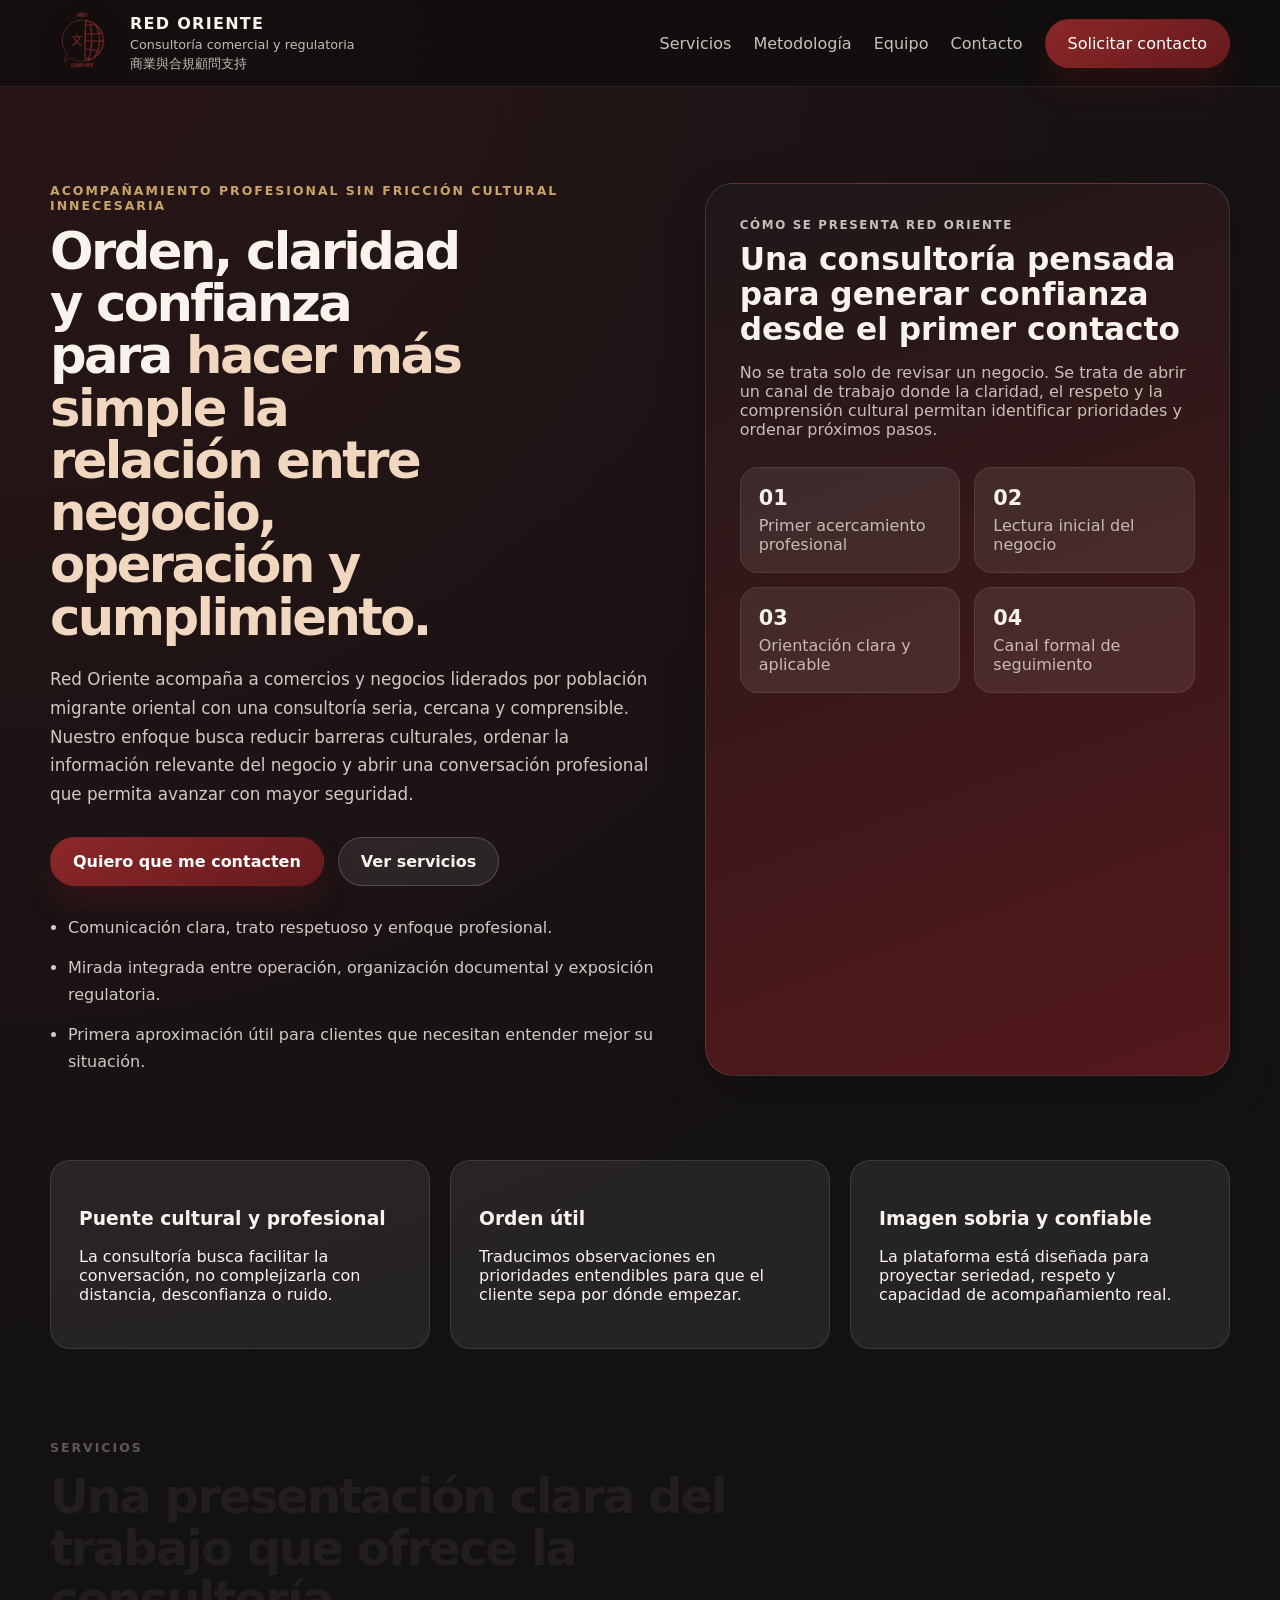
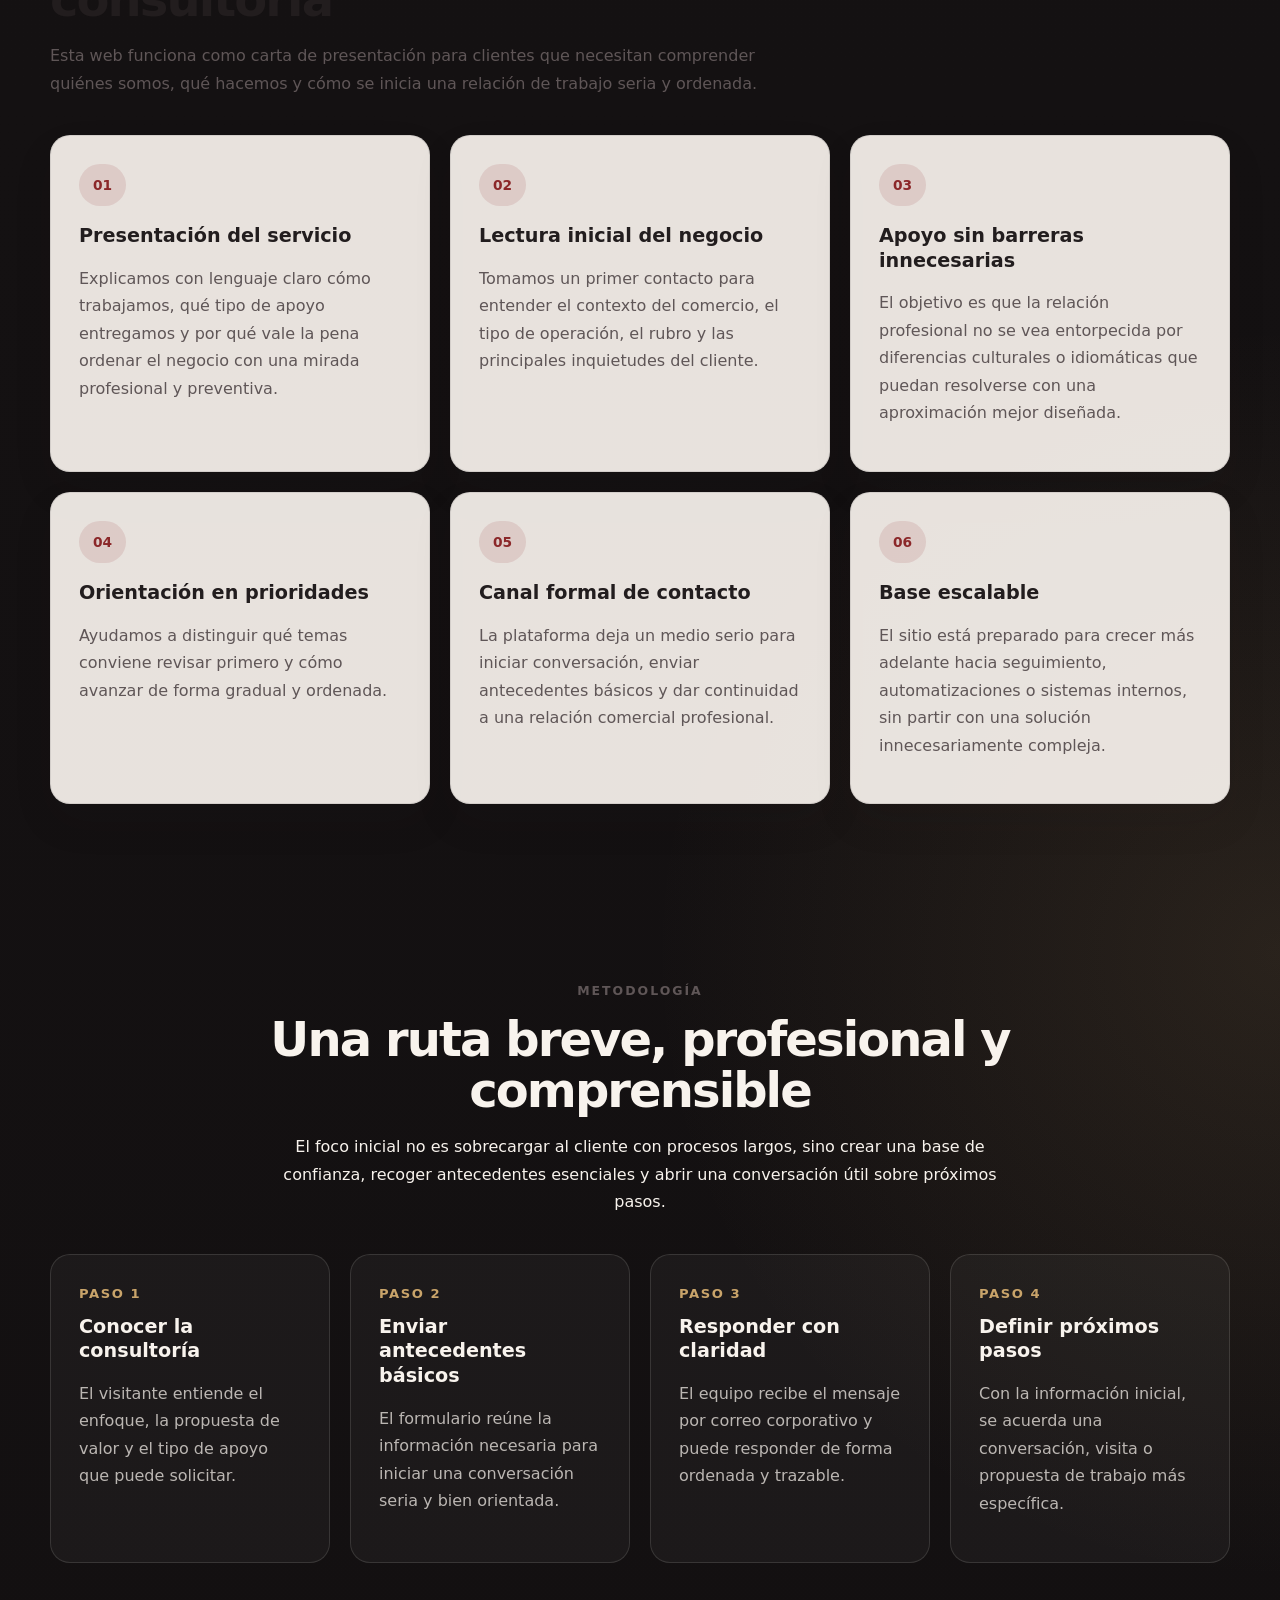
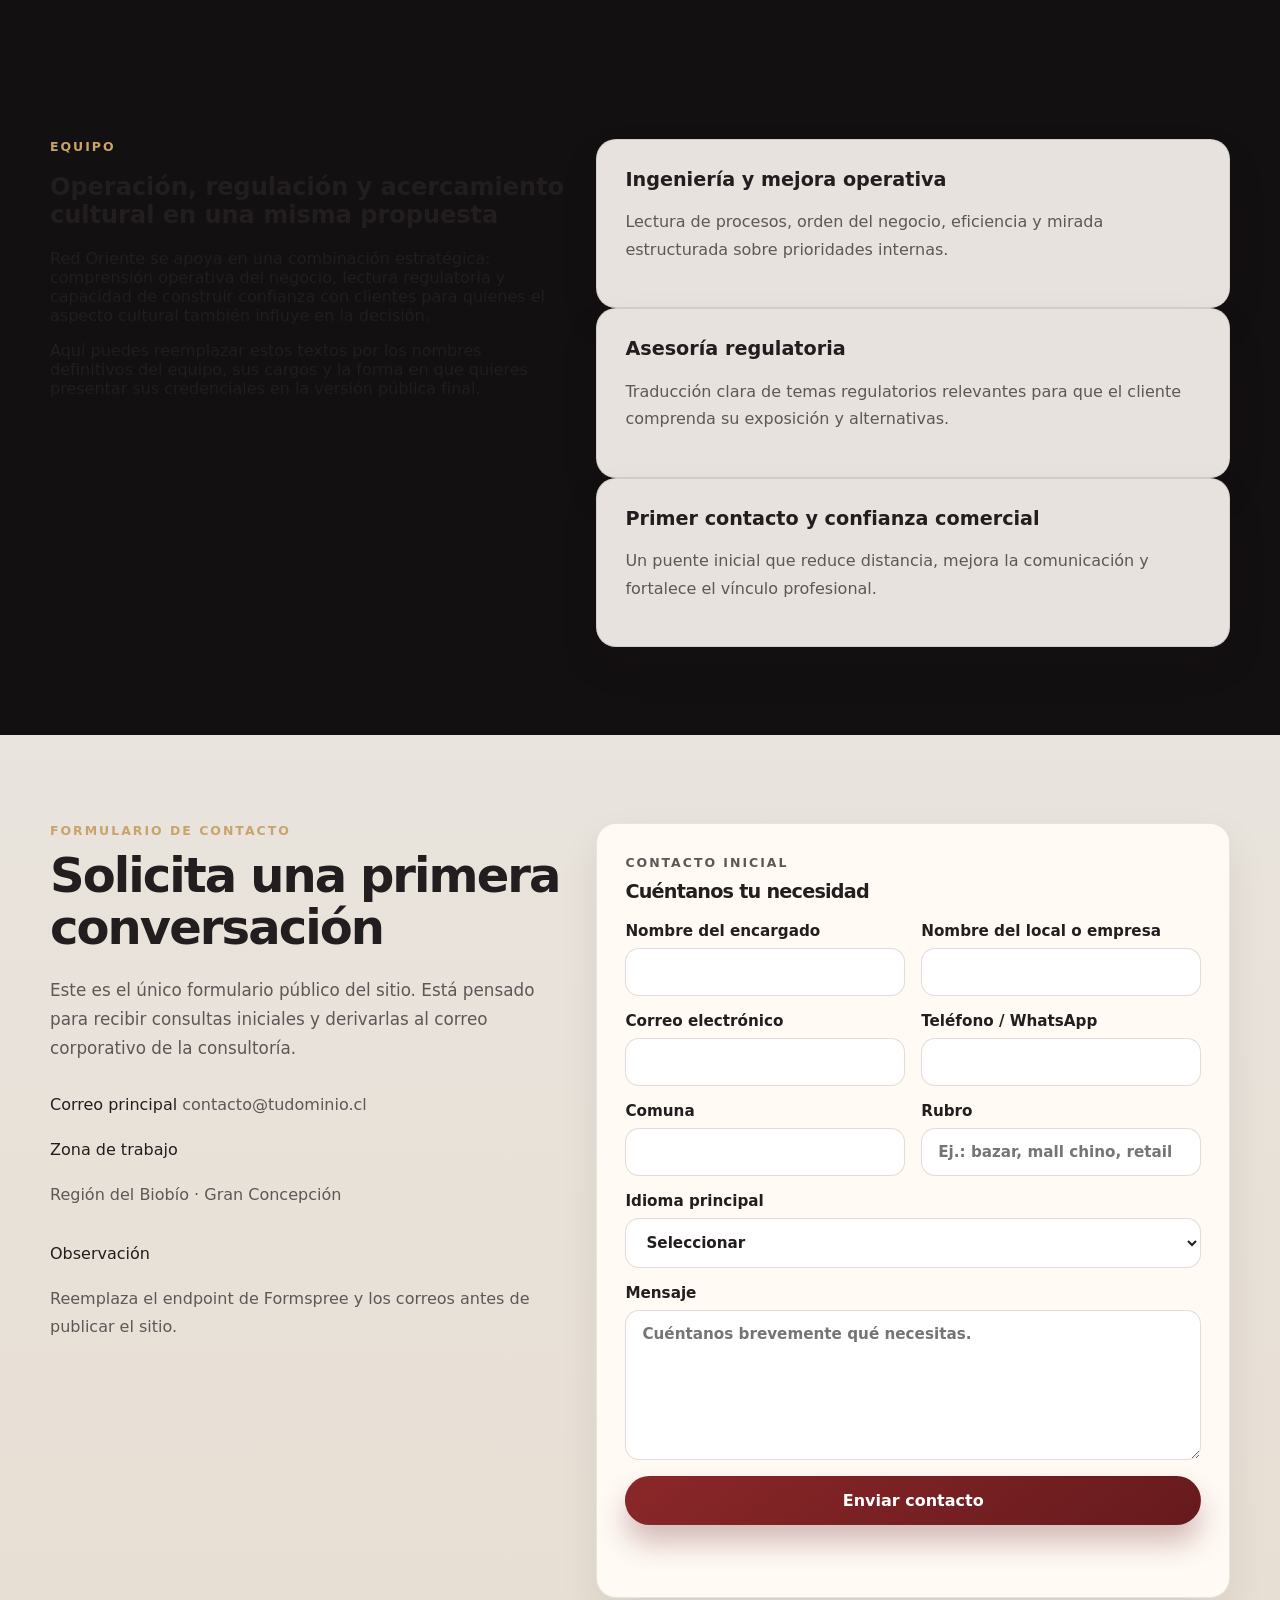
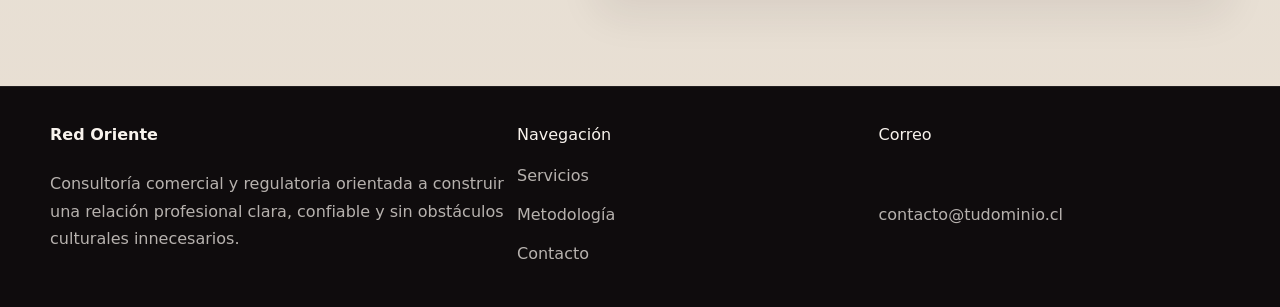
<file: index.html>
<!DOCTYPE html>
<html lang="es">
  <head>
    <meta charset="UTF-8" />
    <meta http-equiv="Content-Security-Policy" content="default-src 'self'; img-src 'self' data:; style-src 'self' https://fonts.googleapis.com; font-src https://fonts.gstatic.com; script-src 'self'; connect-src https://formspree.io; form-action https://formspree.io; base-uri 'self'; object-src 'none'; frame-ancestors 'none'; upgrade-insecure-requests" />
    <meta name="viewport" content="width=device-width, initial-scale=1.0" />
    <meta name="referrer" content="strict-origin-when-cross-origin" />
    <meta name="color-scheme" content="light dark" />
    <meta name="theme-color" content="#161314" />
    <title>Red Oriente | Consultoría comercial y regulatoria</title>
    <meta
      name="description"
      content="Consultoría comercial y regulatoria para comercios y negocios dirigidos por población migrante oriental. Unimos claridad operativa, acompañamiento profesional y un trato sin barreras culturales innecesarias."
    />
    <link rel="preconnect" href="https://fonts.googleapis.com" />
    <link rel="preconnect" href="https://fonts.gstatic.com" crossorigin />
    <link
      href="https://fonts.googleapis.com/css2?family=Inter:wght@400;500;600;700;800&display=swap"
      rel="stylesheet"
    />
    <link rel="icon" href="assets/img/logo-red-oriente.png" type="image/png" />
    <link rel="stylesheet" href="./assets/css/styles.css" />
  </head>
  <body>
    <div class="site-shell">
      <header class="site-header">
        <div class="container nav-wrapper">
          <a href="#inicio" class="brand" aria-label="Ir al inicio de Red Oriente">
            <img
              class="brand-logo"
              src="assets/img/logo.png"
              alt="Logo de Red Oriente"
              width="64"
              height="64"
              decoding="async"
            />
            <span class="brand-text">
              <strong>RED ORIENTE</strong>
              <small>Consultoría comercial y regulatoria</small>
              <small>商業與合規顧問支持</small>
            </span>
          </a>

          <button
            class="menu-toggle"
            type="button"
            aria-expanded="false"
            aria-controls="primary-nav"
            aria-label="Abrir menú principal"
          >
            <span></span>
            <span></span>
            <span></span>
          </button>

          <nav id="primary-nav" class="primary-nav" aria-label="Menú principal">
            <a href="#servicios">Servicios</a>
            <a href="#metodologia">Metodología</a>
            <a href="#equipo">Equipo</a>
            <a href="#contacto">Contacto</a>
            <a href="#contacto" class="nav-button">Solicitar contacto</a>
          </nav>
        </div>
      </header>

      <main>
        <section id="inicio" class="hero-section">
          <div class="container hero-grid">
            <div class="hero-copy">
              <p class="eyebrow">Acompañamiento profesional sin fricción cultural innecesaria</p>
              <h1>
                Orden, claridad y confianza para
                <span>hacer más simple la relación entre negocio, operación y cumplimiento.</span>
              </h1>
              <p class="hero-text">
                Red Oriente acompaña a comercios y negocios liderados por población migrante oriental con una consultoría
                seria, cercana y comprensible. Nuestro enfoque busca reducir barreras culturales, ordenar la información
                relevante del negocio y abrir una conversación profesional que permita avanzar con mayor seguridad.
              </p>

              <div class="hero-actions">
                <a class="button button-primary" href="#contacto">Quiero que me contacten</a>
                <a class="button button-secondary" href="#servicios">Ver servicios</a>
              </div>

              <ul class="hero-points">
                <li>Comunicación clara, trato respetuoso y enfoque profesional.</li>
                <li>Mirada integrada entre operación, organización documental y exposición regulatoria.</li>
                <li>Primera aproximación útil para clientes que necesitan entender mejor su situación.</li>
              </ul>
            </div>

            <aside class="hero-card" aria-label="Resumen del enfoque de trabajo">
              <div class="hero-card-inner">
                <p class="card-label">Cómo se presenta Red Oriente</p>
                <h2>Una consultoría pensada para generar confianza desde el primer contacto</h2>
                <p>
                  No se trata solo de revisar un negocio. Se trata de abrir un canal de trabajo donde la claridad,
                  el respeto y la comprensión cultural permitan identificar prioridades y ordenar próximos pasos.
                </p>
                <dl class="hero-metrics">
                  <div>
                    <dt>01</dt>
                    <dd>Primer acercamiento profesional</dd>
                  </div>
                  <div>
                    <dt>02</dt>
                    <dd>Lectura inicial del negocio</dd>
                  </div>
                  <div>
                    <dt>03</dt>
                    <dd>Orientación clara y aplicable</dd>
                  </div>
                  <div>
                    <dt>04</dt>
                    <dd>Canal formal de seguimiento</dd>
                  </div>
                </dl>
              </div>
            </aside>
          </div>
        </section>

        <section class="logo-band" aria-label="Pilares de valor">
          <div class="container logo-band-grid">
            <article>
              <h3>Puente cultural y profesional</h3>
              <p>La consultoría busca facilitar la conversación, no complejizarla con distancia, desconfianza o ruido.</p>
            </article>
            <article>
              <h3>Orden útil</h3>
              <p>Traducimos observaciones en prioridades entendibles para que el cliente sepa por dónde empezar.</p>
            </article>
            <article>
              <h3>Imagen sobria y confiable</h3>
              <p>La plataforma está diseñada para proyectar seriedad, respeto y capacidad de acompañamiento real.</p>
            </article>
          </div>
        </section>

        <section id="servicios" class="section">
          <div class="container">
            <div class="section-heading">
              <p class="eyebrow">Servicios</p>
              <h2>Una presentación clara del trabajo que ofrece la consultoría</h2>
              <p>
                Esta web funciona como carta de presentación para clientes que necesitan comprender quiénes somos,
                qué hacemos y cómo se inicia una relación de trabajo seria y ordenada.
              </p>
            </div>

            <div class="cards-grid three-columns">
              <article class="info-card">
                <span class="card-number">01</span>
                <h3>Presentación del servicio</h3>
                <p>
                  Explicamos con lenguaje claro cómo trabajamos, qué tipo de apoyo entregamos y por qué vale la pena
                  ordenar el negocio con una mirada profesional y preventiva.
                </p>
              </article>

              <article class="info-card">
                <span class="card-number">02</span>
                <h3>Lectura inicial del negocio</h3>
                <p>
                  Tomamos un primer contacto para entender el contexto del comercio, el tipo de operación, el rubro
                  y las principales inquietudes del cliente.
                </p>
              </article>

              <article class="info-card">
                <span class="card-number">03</span>
                <h3>Apoyo sin barreras innecesarias</h3>
                <p>
                  El objetivo es que la relación profesional no se vea entorpecida por diferencias culturales o idiomáticas
                  que puedan resolverse con una aproximación mejor diseñada.
                </p>
              </article>

              <article class="info-card">
                <span class="card-number">04</span>
                <h3>Orientación en prioridades</h3>
                <p>
                  Ayudamos a distinguir qué temas conviene revisar primero y cómo avanzar de forma gradual y ordenada.
                </p>
              </article>

              <article class="info-card">
                <span class="card-number">05</span>
                <h3>Canal formal de contacto</h3>
                <p>
                  La plataforma deja un medio serio para iniciar conversación, enviar antecedentes básicos y dar continuidad
                  a una relación comercial profesional.
                </p>
              </article>

              <article class="info-card">
                <span class="card-number">06</span>
                <h3>Base escalable</h3>
                <p>
                  El sitio está preparado para crecer más adelante hacia seguimiento, automatizaciones o sistemas internos,
                  sin partir con una solución innecesariamente compleja.
                </p>
              </article>
            </div>
          </div>
        </section>

        <section id="metodologia" class="section">
          <div class="container">
            <div class="section-heading narrow light">
              <p class="eyebrow">Metodología</p>
              <h2>Una ruta breve, profesional y comprensible</h2>
              <p>
                El foco inicial no es sobrecargar al cliente con procesos largos, sino crear una base de confianza,
                recoger antecedentes esenciales y abrir una conversación útil sobre próximos pasos.
              </p>
            </div>

            <div class="timeline">
              <article class="timeline-item">
                <span class="timeline-step">Paso 1</span>
                <h3>Conocer la consultoría</h3>
                <p>El visitante entiende el enfoque, la propuesta de valor y el tipo de apoyo que puede solicitar.</p>
              </article>

              <article class="timeline-item">
                <span class="timeline-step">Paso 2</span>
                <h3>Enviar antecedentes básicos</h3>
                <p>El formulario reúne la información necesaria para iniciar una conversación seria y bien orientada.</p>
              </article>

              <article class="timeline-item">
                <span class="timeline-step">Paso 3</span>
                <h3>Responder con claridad</h3>
                <p>El equipo recibe el mensaje por correo corporativo y puede responder de forma ordenada y trazable.</p>
              </article>

              <article class="timeline-item">
                <span class="timeline-step">Paso 4</span>
                <h3>Definir próximos pasos</h3>
                <p>Con la información inicial, se acuerda una conversación, visita o propuesta de trabajo más específica.</p>
              </article>
            </div>
          </div>
        </section>

        <section id="equipo" class="section">
          <div class="container split-layout">
            <div>
              <p class="eyebrow">Equipo</p>
              <h2>Operación, regulación y acercamiento cultural en una misma propuesta</h2>
              <p>
                Red Oriente se apoya en una combinación estratégica: comprensión operativa del negocio, lectura regulatoria
                y capacidad de construir confianza con clientes para quienes el aspecto cultural también influye en la decisión.
              </p>
              <p>
                Aquí puedes reemplazar estos textos por los nombres definitivos del equipo, sus cargos y la forma en que
                quieres presentar sus credenciales en la versión pública final.
              </p>
            </div>

            <div class="cards-grid">
              <article class="profile-card">
                <h3>Ingeniería y mejora operativa</h3>
                <p>Lectura de procesos, orden del negocio, eficiencia y mirada estructurada sobre prioridades internas.</p>
              </article>

              <article class="profile-card">
                <h3>Asesoría regulatoria</h3>
                <p>Traducción clara de temas regulatorios relevantes para que el cliente comprenda su exposición y alternativas.</p>
              </article>

              <article class="profile-card">
                <h3>Primer contacto y confianza comercial</h3>
                <p>Un puente inicial que reduce distancia, mejora la comunicación y fortalece el vínculo profesional.</p>
              </article>
            </div>
          </div>
        </section>

        <section id="contacto" class="section section-muted">
          <div class="container contact-layout">
            <div>
              <p class="eyebrow">Formulario de contacto</p>
              <h2>Solicita una primera conversación</h2>
              <p class="hero-text contact-intro">
                Este es el único formulario público del sitio. Está pensado para recibir consultas iniciales y derivarlas
                al correo corporativo de la consultoría.
              </p>

              <div class="contact-details">
                <div>
                  <span>Correo principal</span>
                  <a href="mailto:contacto@tudominio.cl">contacto@tudominio.cl</a>
                </div>
                <div>
                  <span>Zona de trabajo</span>
                  <p>Región del Biobío · Gran Concepción</p>
                </div>
                <div>
                  <span>Observación</span>
                  <p>Reemplaza el endpoint de Formspree y los correos antes de publicar el sitio.</p>
                </div>
              </div>
            </div>

            <div class="form-card">
              <div class="card-heading">
                <p class="eyebrow">Contacto inicial</p>
                <h2>Cuéntanos tu necesidad</h2>
              </div>

              <form
                id="contactForm"
                class="site-form"
                data-form-name="Contacto Web Red Oriente"
                data-success-message="Gracias. Tu mensaje fue enviado correctamente."
                data-error-message="No fue posible enviar el formulario. Revisa la configuración e inténtalo nuevamente."
                action="https://formspree.io/f/TU_ENDPOINT_CONTACTO"
                method="POST"
                novalidate
              >
                <input type="hidden" name="_subject" value="Nuevo contacto desde la web de Red Oriente" />
                <input type="text" name="_gotcha" class="hidden-field" tabindex="-1" autocomplete="off" />

                <div class="form-row">
                  <label for="nombre-encargado">
                    Nombre del encargado
                    <input id="nombre-encargado" type="text" name="nombre_encargado" autocomplete="name" maxlength="80" required />
                  </label>
                  <label for="nombre-local">
                    Nombre del local o empresa
                    <input id="nombre-local" type="text" name="nombre_local" autocomplete="organization" maxlength="120" required />
                  </label>
                </div>

                <div class="form-row">
                  <label for="correo-electronico">
                    Correo electrónico
                    <input id="correo-electronico" type="email" name="email" autocomplete="email" maxlength="120" inputmode="email" required />
                  </label>
                  <label for="telefono-whatsapp">
                    Teléfono / WhatsApp
                    <input id="telefono-whatsapp" type="tel" name="telefono" autocomplete="tel" maxlength="30" inputmode="tel" pattern="[0-9+\-()\s]{6,30}" required />
                  </label>
                </div>

                <div class="form-row">
                  <label for="comuna">
                    Comuna
                    <input id="comuna" type="text" name="comuna" autocomplete="address-level2" maxlength="80" />
                  </label>
                  <label for="rubro">
                    Rubro
                    <input id="rubro" type="text" name="rubro" maxlength="100" placeholder="Ej.: bazar, mall chino, retail" />
                  </label>
                </div>

                <label for="idioma-principal">
                  Idioma principal
                  <select id="idioma-principal" name="idioma_principal" autocomplete="language">
                    <option value="">Seleccionar</option>
                    <option value="Español">Español</option>
                    <option value="Chino mandarín">Chino mandarín</option>
                    <option value="Ambos">Ambos</option>
                    <option value="Otro">Otro</option>
                  </select>
                </label>

                <label for="mensaje">
                  Mensaje
                  <textarea
                    id="mensaje"
                    name="mensaje"
                    rows="5"
                    maxlength="1200"
                    placeholder="Cuéntanos brevemente qué necesitas."
                    required
                  ></textarea>
                </label>

                <button type="submit" class="button button-primary button-block">Enviar contacto</button>
                <p class="form-feedback" aria-live="polite"></p>
              </form>
            </div>
          </div>
        </section>
      </main>

      <footer class="site-footer">
        <div class="container footer-grid">
          <div>
            <strong>Red Oriente</strong>
            <p>
              Consultoría comercial y regulatoria orientada a construir una relación profesional clara, confiable y sin
              obstáculos culturales innecesarios.
            </p>
          </div>

          <div>
            <span>Navegación</span>
            <a href="#servicios">Servicios</a>
            <a href="#metodologia">Metodología</a>
            <a href="#contacto">Contacto</a>
          </div>

          <div>
            <span>Correo</span>
            <a href="mailto:contacto@tudominio.cl">contacto@tudominio.cl</a>
          </div>
        </div>
      </footer>
    </div>

    <script src="./assets/js/main.js" defer></script>
  </body>
</html>
</file>
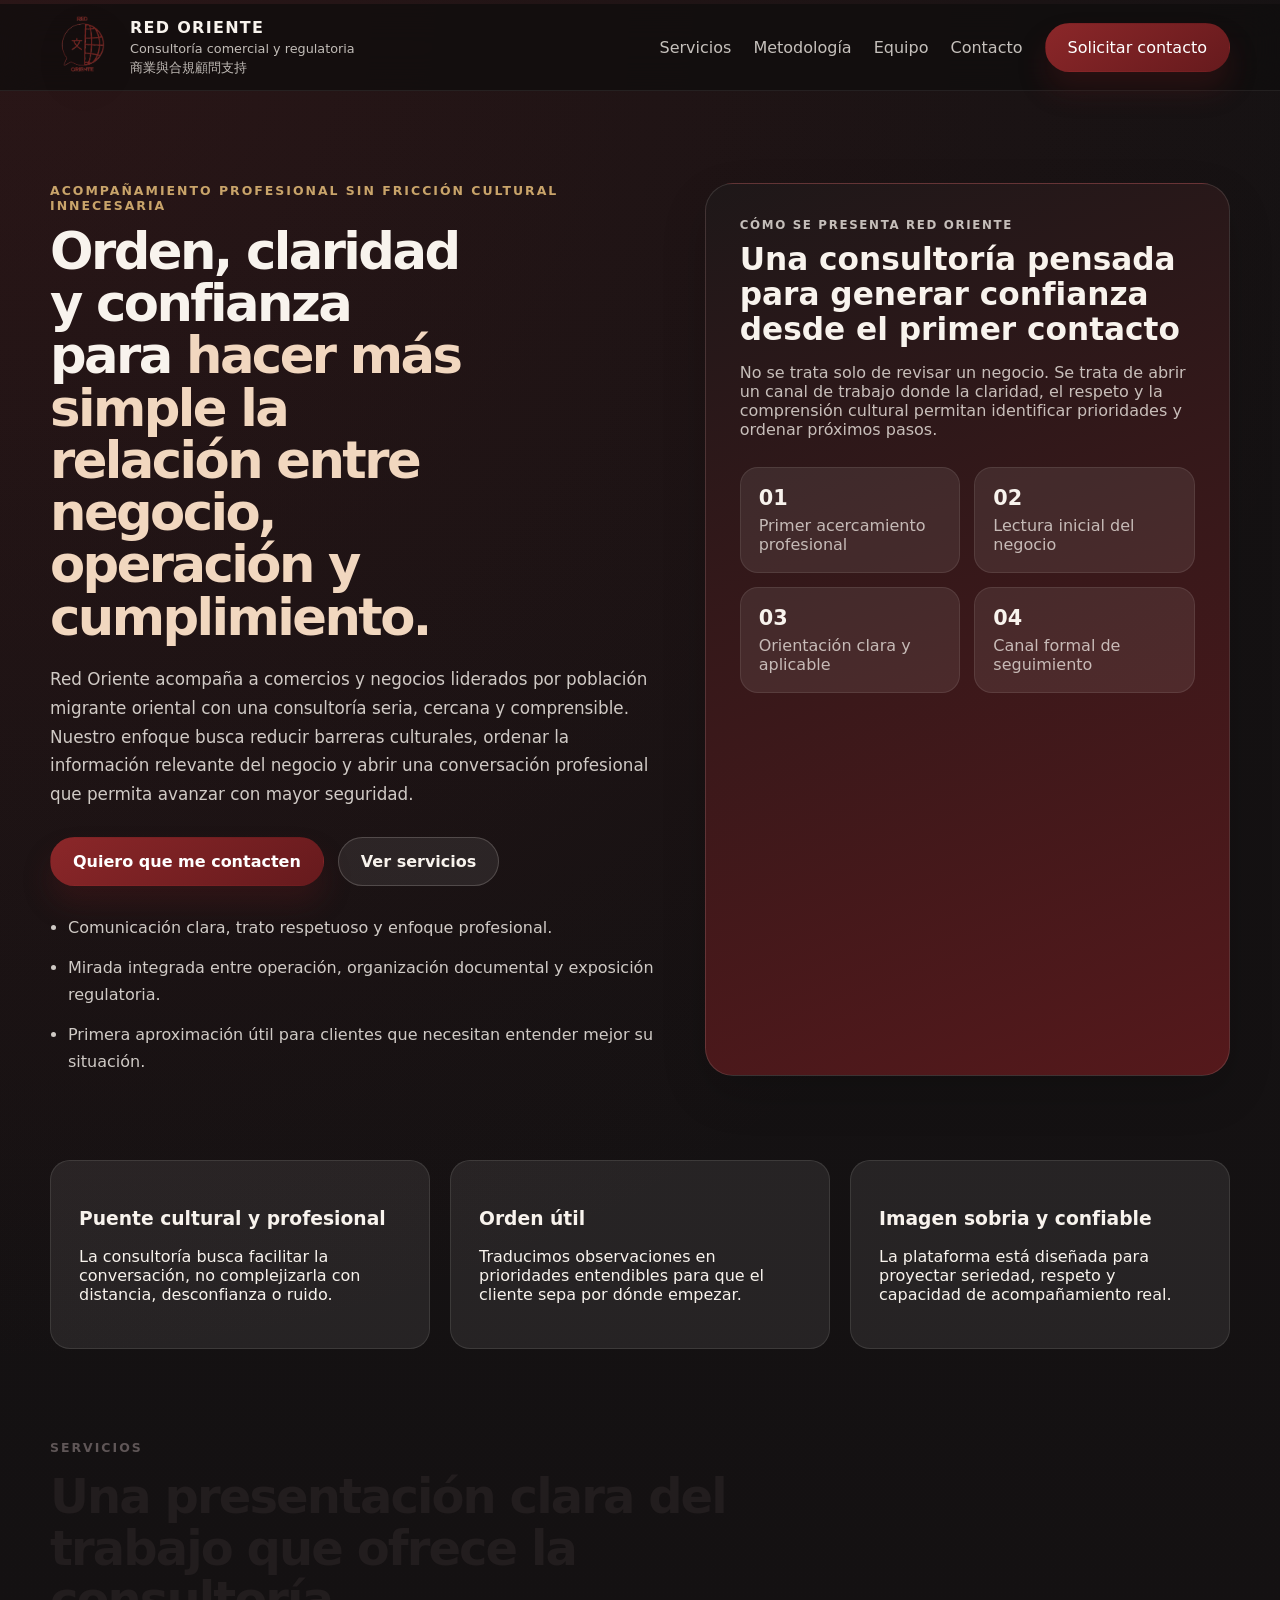
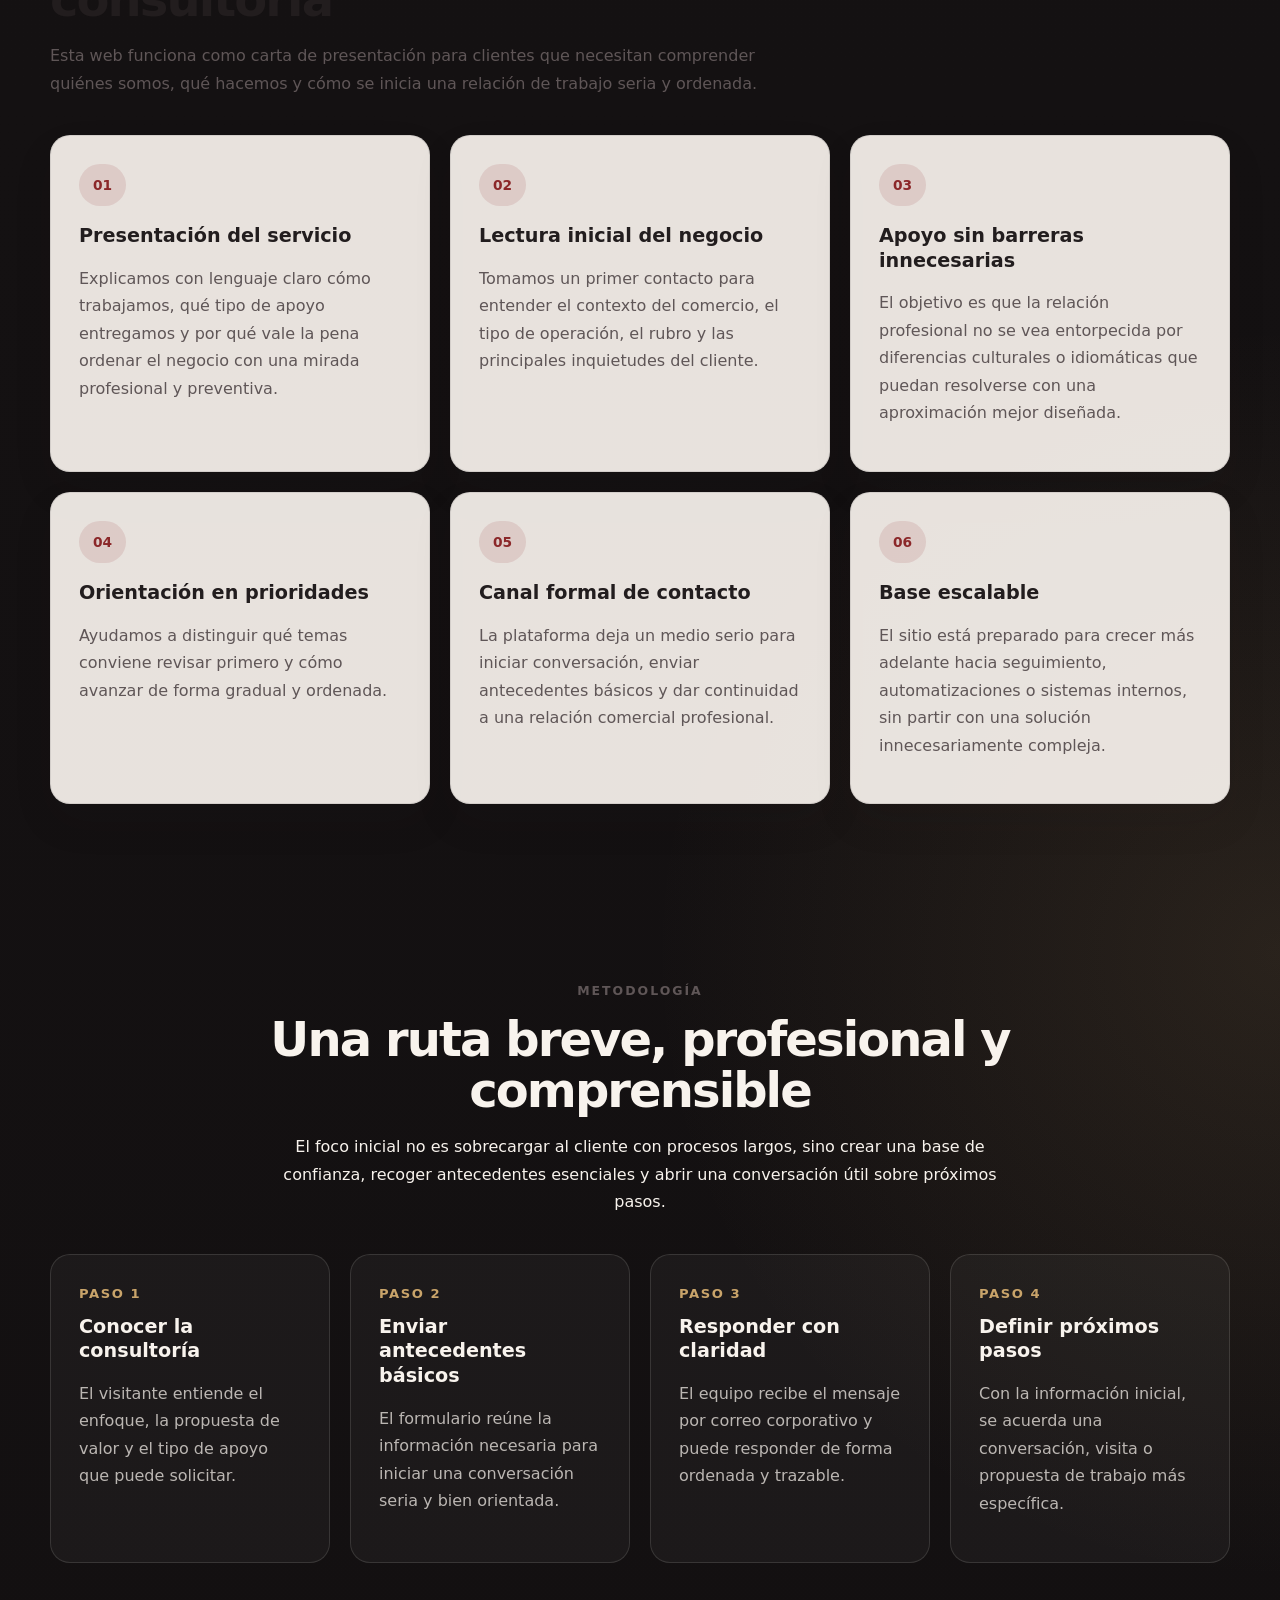
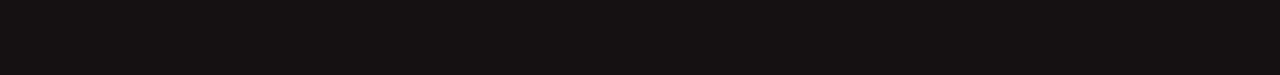
<file: formularios.html>
<!DOCTYPE html>
<html lang="es">
  <head>
    <meta charset="UTF-8" />
    <meta http-equiv="refresh" content="0; url=index.html#contacto" />
    <meta name="viewport" content="width=device-width, initial-scale=1.0" />
    <title>Red Oriente | Redirección</title>
    <link rel="stylesheet" href="assets/css/styles.css" />
  </head>
  <body>
    <main class="redirect-page">
      <div class="redirect-card">
        <h1>Redireccionando al formulario de contacto</h1>
        <p>
          Esta versión del sitio ahora utiliza un único formulario público de contacto.
          Si no se abre automáticamente, usa el siguiente enlace.
        </p>
        <a class="button button-primary" href="index.html#contacto">Ir al formulario de contacto</a>
      </div>
    </main>
  </body>
</html>
</file>
<file: assets/css/styles.css>
:root {
  --color-bg: #141112;
  --color-bg-soft: #1d1819;
  --color-surface: #f4efe8;
  --color-surface-strong: #fffaf4;
  --color-surface-muted: #ece3d7;
  --color-card: rgba(255, 250, 244, 0.9);
  --color-text: #221d1e;
  --color-text-soft: #5f5657;
  --color-text-inverse: #f8f3ed;
  --color-line: rgba(34, 29, 30, 0.1);
  --color-line-inverse: rgba(255, 250, 244, 0.12);
  --color-primary: #8b2729;
  --color-primary-strong: #661a1d;
  --color-primary-soft: rgba(139, 39, 41, 0.12);
  --color-accent: #c9a46a;
  --color-success: #067647;
  --color-danger: #b42318;
  --shadow-soft: 0 18px 45px rgba(9, 8, 8, 0.16);
  --shadow-card: 0 18px 40px rgba(34, 29, 30, 0.08);
  --radius-lg: 28px;
  --radius-md: 20px;
  --radius-sm: 14px;
  --container: min(1180px, calc(100vw - 40px));
}

* {
  box-sizing: border-box;
}

html {
  scroll-behavior: smooth;
}

body {
  margin: 0;
  min-width: 320px;
  font-family: "Inter", system-ui, -apple-system, BlinkMacSystemFont, "Segoe UI", sans-serif;
  color: var(--color-text);
  background:
    radial-gradient(circle at top left, rgba(139, 39, 41, 0.18), transparent 26%),
    radial-gradient(circle at right center, rgba(201, 164, 106, 0.12), transparent 22%),
    linear-gradient(180deg, #151213 0%, #120f10 100%);
}

a {
  color: inherit;
  text-decoration: none;
}

a:focus-visible,
button:focus-visible,
input:focus-visible,
textarea:focus-visible,
select:focus-visible {
  outline: 3px solid rgba(201, 164, 106, 0.35);
  outline-offset: 3px;
}

img {
  max-width: 100%;
  display: block;
}

button,
input,
textarea,
select {
  font: inherit;
}

.site-shell {
  min-height: 100vh;
  background: transparent;
}

.container {
  width: var(--container);
  margin: 0 auto;
}

.site-header {
  position: sticky;
  top: 0;
  z-index: 50;
  border-bottom: 1px solid rgba(255, 250, 244, 0.08);
  background: rgba(16, 13, 14, 0.78);
  backdrop-filter: blur(18px);
}

.nav-wrapper {
  position: relative;
  min-height: 86px;
  display: flex;
  align-items: center;
  justify-content: space-between;
  gap: 28px;
}

.brand {
  display: inline-flex;
  align-items: center;
  gap: 16px;
  min-width: 0;
}

.brand-logo {
  width: 64px;
  height: 64px;
  object-fit: contain;
  flex-shrink: 0;
  filter: drop-shadow(0 12px 18px rgba(0, 0, 0, 0.18));
}

.brand-text {
  display: grid;
  gap: 4px;
}

.brand-text strong {
  color: var(--color-text-inverse);
  font-size: 1rem;
  letter-spacing: 0.08em;
}

.brand-text small {
  color: rgba(248, 243, 237, 0.76);
  font-size: 0.8rem;
}

.primary-nav {
  display: flex;
  align-items: center;
  gap: 22px;
}

.primary-nav a {
  color: rgba(248, 243, 237, 0.78);
  font-weight: 500;
  transition: color 0.2s ease;
}

.primary-nav a:hover,
.primary-nav a:focus-visible {
  color: var(--color-text-inverse);
}

.button,
.nav-button {
  display: inline-flex;
  align-items: center;
  justify-content: center;
  gap: 10px;
  border: 1px solid transparent;
  border-radius: 999px;
  padding: 14px 22px;
  font-weight: 700;
  transition: transform 0.18s ease, box-shadow 0.18s ease, border-color 0.18s ease, background 0.18s ease;
  cursor: pointer;
}

.button:hover,
.nav-button:hover {
  transform: translateY(-1px);
}

.button-primary,
.nav-button {
  color: #fff !important;
  background: linear-gradient(145deg, var(--color-primary), var(--color-primary-strong));
  box-shadow: 0 18px 28px rgba(102, 26, 29, 0.28);
}

.button-secondary {
  background: rgba(255, 250, 244, 0.08);
  color: var(--color-text-inverse);
  border-color: rgba(255, 250, 244, 0.18);
}

.button-secondary:hover {
  background: rgba(255, 250, 244, 0.12);
}

.button-block {
  width: 100%;
}

.menu-toggle {
  display: none;
  width: 48px;
  height: 48px;
  padding: 0;
  border: 1px solid rgba(255, 250, 244, 0.14);
  border-radius: 14px;
  background: rgba(255, 250, 244, 0.05);
}

.menu-toggle span {
  display: block;
  width: 22px;
  height: 2px;
  margin: 5px auto;
  background: var(--color-text-inverse);
  transition: transform 0.2s ease, opacity 0.2s ease;
}

.hero-section {
  position: relative;
  overflow: clip;
  padding: 96px 0 76px;
}

.hero-section::before {
  content: "";
  position: absolute;
  inset: 0;
  pointer-events: none;
}

.hero-grid,
.split-layout,
.contact-layout,
.logo-band-grid,
.footer-grid,
.timeline,
.cards-grid {
  position: relative;
  z-index: 1;
}

.hero-grid {
  display: grid;
  grid-template-columns: minmax(0, 1.08fr) minmax(320px, 0.92fr);
  gap: 38px;
  align-items: stretch;
}

.hero-copy h1 {
  margin: 0;
  max-width: 12ch;
  color: var(--color-text-inverse);
  font-size: clamp(2.55rem, 4vw, 4.8rem);
  line-height: 1.02;
  letter-spacing: -0.05em;
}

.hero-copy h1 span {
  color: #f1d7bf;
}

.hero-text,
.hero-points li,
.section-heading p,
.info-card p,
.profile-card p,
.timeline-item p,
.contact-details p,
.contact-details a,
.site-footer p,
.site-footer a,
.form-card p {
  line-height: 1.72;
}

.hero-text {
  max-width: 64ch;
  margin-top: 22px;
  color: rgba(248, 243, 237, 0.82);
  font-size: 1.05rem;
}

.eyebrow {
  margin: 0 0 12px;
  color: var(--color-accent);
  text-transform: uppercase;
  font-size: 0.78rem;
  font-weight: 800;
  letter-spacing: 0.16em;
}

.hero-actions {
  display: flex;
  flex-wrap: wrap;
  gap: 14px;
  margin-top: 28px;
}

.hero-points {
  display: grid;
  gap: 12px;
  margin: 28px 0 0;
  padding-left: 18px;
}

.hero-points li {
  color: rgba(248, 243, 237, 0.82);
}

.hero-card {
  height: 100%;
}

.hero-card-inner {
  position: relative;
  height: 100%;
  padding: 34px;
  border: 1px solid rgba(255, 250, 244, 0.12);
  border-radius: var(--radius-lg);
  color: var(--color-text-inverse);
  background:
    linear-gradient(160deg, rgba(31, 24, 25, 0.94) 0%, rgba(89, 25, 28, 0.94) 100%);
  box-shadow: var(--shadow-soft);
}

.card-label {
  margin: 0 0 10px;
  color: rgba(248, 243, 237, 0.7);
  text-transform: uppercase;
  letter-spacing: 0.14em;
  font-size: 0.74rem;
  font-weight: 700;
}

.hero-card h2 {
  margin: 0 0 14px;
  font-size: 1.95rem;
  line-height: 1.12;
}

.hero-card p {
  color: rgba(248, 243, 237, 0.76);
}

.hero-metrics {
  display: grid;
  grid-template-columns: repeat(2, 1fr);
  gap: 14px;
  margin: 28px 0 0;
}

.hero-metrics div {
  padding: 18px;
  border-radius: 18px;
  background: rgba(255, 250, 244, 0.08);
  border: 1px solid rgba(255, 250, 244, 0.09);
}

.hero-metrics dt {
  margin-bottom: 6px;
  font-size: 1.3rem;
  font-weight: 800;
}

.hero-metrics dd {
  margin: 0;
  color: rgba(248, 243, 237, 0.72);
}

.logo-band {
  padding: 8px 0 0;
}

.logo-band-grid,
.cards-grid.three-columns {
  display: grid;
  gap: 20px;
}

.logo-band-grid {
  grid-template-columns: repeat(3, minmax(0, 1fr));
}

.section {
  padding: 88px 0;
}

.section-muted {
  background: linear-gradient(180deg, rgba(244, 239, 232, 0.95) 0%, rgba(236, 227, 215, 0.98) 100%);
}

.section-dark {
  background:
    radial-gradient(circle at top left, rgba(201, 164, 106, 0.08), transparent 24%),
    linear-gradient(180deg, #181314 0%, #110e0f 100%);
}

.section-heading {
  max-width: 760px;
  margin-bottom: 38px;
}

.section-heading.narrow {
  margin-left: auto;
  margin-right: auto;
  text-align: center;
}

.section-heading h2,
.contact-layout h2 {
  margin: 0 0 16px;
  font-size: clamp(2rem, 4vw, 3rem);
  line-height: 1.08;
  letter-spacing: -0.04em;
}

.section-heading p,
.info-card p,
.profile-card p,
.contact-details p,
.contact-details a,
.form-card p {
  color: var(--color-text-soft);
}

.section-heading.light h2,
.section-heading.light p:not(.eyebrow) {
  color: var(--color-text-inverse);
}

.three-columns {
  grid-template-columns: repeat(3, minmax(0, 1fr));
}

.info-card,
.profile-card,
.form-card,
.logo-band-grid article,
.timeline-item {
  padding: 28px;
  border: 1px solid var(--color-line);
  border-radius: var(--radius-md);
  background: var(--color-card);
  box-shadow: var(--shadow-card);
}

.logo-band-grid article {
  background: rgba(255, 250, 244, 0.08);
  border-color: rgba(255, 250, 244, 0.1);
  box-shadow: none;
}

.logo-band-grid h3,
.logo-band-grid p {
  color: var(--color-text-inverse);
}

.card-number {
  display: inline-flex;
  align-items: center;
  justify-content: center;
  min-width: 42px;
  height: 42px;
  margin-bottom: 18px;
  padding: 0 14px;
  border-radius: 999px;
  color: var(--color-primary);
  background: var(--color-primary-soft);
  font-size: 0.86rem;
  font-weight: 800;
}

.info-card h3,
.profile-card h3,
.timeline-item h3,
.form-card h2 {
  margin: 0 0 12px;
  font-size: 1.2rem;
  line-height: 1.28;
}

.timeline {
  display: grid;
  grid-template-columns: repeat(4, minmax(0, 1fr));
  gap: 20px;
}

.timeline-item {
  background: rgba(255, 250, 244, 0.04);
  border-color: var(--color-line-inverse);
  box-shadow: none;
}

.timeline-item h3 {
  color: var(--color-text-inverse);
}

.timeline-item p {
  color: rgba(248, 243, 237, 0.72);
}

.timeline-step {
  display: inline-block;
  margin-bottom: 14px;
  color: var(--color-accent);
  font-size: 0.82rem;
  font-weight: 800;
  text-transform: uppercase;
  letter-spacing: 0.12em;
}

.split-layout,
.contact-layout,
.footer-grid {
  display: grid;
  gap: 28px;
}

.split-layout,
.contact-layout {
  grid-template-columns: minmax(0, 0.9fr) minmax(0, 1.1fr);
  align-items: start;
}

.footer-grid {
  grid-template-columns: 1.3fr 1fr 1fr;
}

.contact-intro {
  color: var(--color-text-soft);
}

.contact-details {
  display: grid;
  gap: 20px;
  margin-top: 28px;
}

.contact-details span,
.site-footer span,
.card-heading p.eyebrow {
  display: inline-block;
  margin-bottom: 6px;
}

.form-card {
  background: var(--color-surface-strong);
}

.card-heading {
  margin-bottom: 18px;
}

.site-form {
  display: grid;
  gap: 16px;
}

.form-row {
  display: grid;
  grid-template-columns: repeat(2, minmax(0, 1fr));
  gap: 16px;
}

.site-form label {
  display: grid;
  gap: 8px;
  color: var(--color-text);
  font-size: 0.95rem;
  font-weight: 600;
}

.site-form input,
.site-form textarea,
.site-form select {
  width: 100%;
  padding: 14px 16px;
  border: 1px solid rgba(102, 26, 29, 0.16);
  border-radius: var(--radius-sm);
  background: #fff;
  color: var(--color-text);
  transition: border-color 0.18s ease, box-shadow 0.18s ease, background 0.18s ease;
}

.site-form textarea {
  resize: vertical;
  min-height: 150px;
}

.site-form input:focus,
.site-form textarea:focus,
.site-form select:focus {
  border-color: rgba(139, 39, 41, 0.5);
  box-shadow: 0 0 0 4px rgba(139, 39, 41, 0.12);
}

.site-form input:user-invalid,
.site-form textarea:user-invalid,
.site-form select:user-invalid {
  border-color: rgba(180, 35, 24, 0.45);
}

.hidden-field {
  position: absolute;
  left: -9999px;
  opacity: 0;
  pointer-events: none;
}

.form-feedback {
  min-height: 24px;
  margin: 4px 0 0;
  font-weight: 600;
}

.form-feedback.is-success {
  color: var(--color-success);
}

.form-feedback.is-error {
  color: var(--color-danger);
}

.site-footer {
  padding: 38px 0;
  border-top: 1px solid rgba(255, 250, 244, 0.08);
  background: rgba(15, 12, 13, 0.94);
}

.site-footer strong,
.site-footer span {
  color: var(--color-text-inverse);
}

.site-footer a,
.site-footer p {
  color: rgba(248, 243, 237, 0.72);
}

.site-footer div {
  display: grid;
  gap: 10px;
}

.redirect-page {
  min-height: 100vh;
  display: grid;
  place-items: center;
  padding: 24px;
}

.redirect-card {
  max-width: 640px;
  padding: 32px;
  border-radius: var(--radius-lg);
  background: var(--color-surface-strong);
  box-shadow: var(--shadow-soft);
  text-align: center;
}

.redirect-card h1 {
  margin-top: 0;
}

@media (max-width: 1080px) {
  .hero-grid,
  .split-layout,
  .contact-layout,
  .three-columns,
  .logo-band-grid,
  .timeline,
  .footer-grid {
    grid-template-columns: 1fr;
  }

  .hero-copy h1 {
    max-width: none;
  }
}

@media (max-width: 820px) {
  .menu-toggle {
    display: inline-block;
  }

  .primary-nav {
    position: absolute;
    top: calc(100% + 10px);
    right: 0;
    left: 0;
    flex-direction: column;
    align-items: stretch;
    gap: 12px;
    padding: 18px;
    border: 1px solid rgba(255, 250, 244, 0.12);
    border-radius: 20px;
    background: rgba(21, 18, 19, 0.96);
    box-shadow: var(--shadow-soft);
    opacity: 0;
    pointer-events: none;
    transform: translateY(-8px);
    transition: opacity 0.2s ease, transform 0.2s ease;
  }

  .primary-nav.is-open {
    opacity: 1;
    pointer-events: auto;
    transform: translateY(0);
  }

  .form-row {
    grid-template-columns: 1fr;
  }

  .hero-section,
  .section {
    padding: 74px 0;
  }

  .hero-actions {
    flex-direction: column;
    align-items: stretch;
  }

  .button,
  .nav-button {
    width: 100%;
  }
}

@media (max-width: 560px) {
  :root {
    --container: min(1180px, calc(100vw - 24px));
  }

  .brand-logo {
    width: 54px;
    height: 54px;
  }

  .brand-text small:last-child {
    display: none;
  }

  .hero-copy h1,
  .section-heading h2,
  .contact-layout h2 {
    font-size: 2rem;
  }

  .info-card,
  .profile-card,
  .form-card,
  .timeline-item,
  .logo-band-grid article,
  .hero-card-inner,
  .redirect-card {
    padding: 22px;
  }
}
</file>
